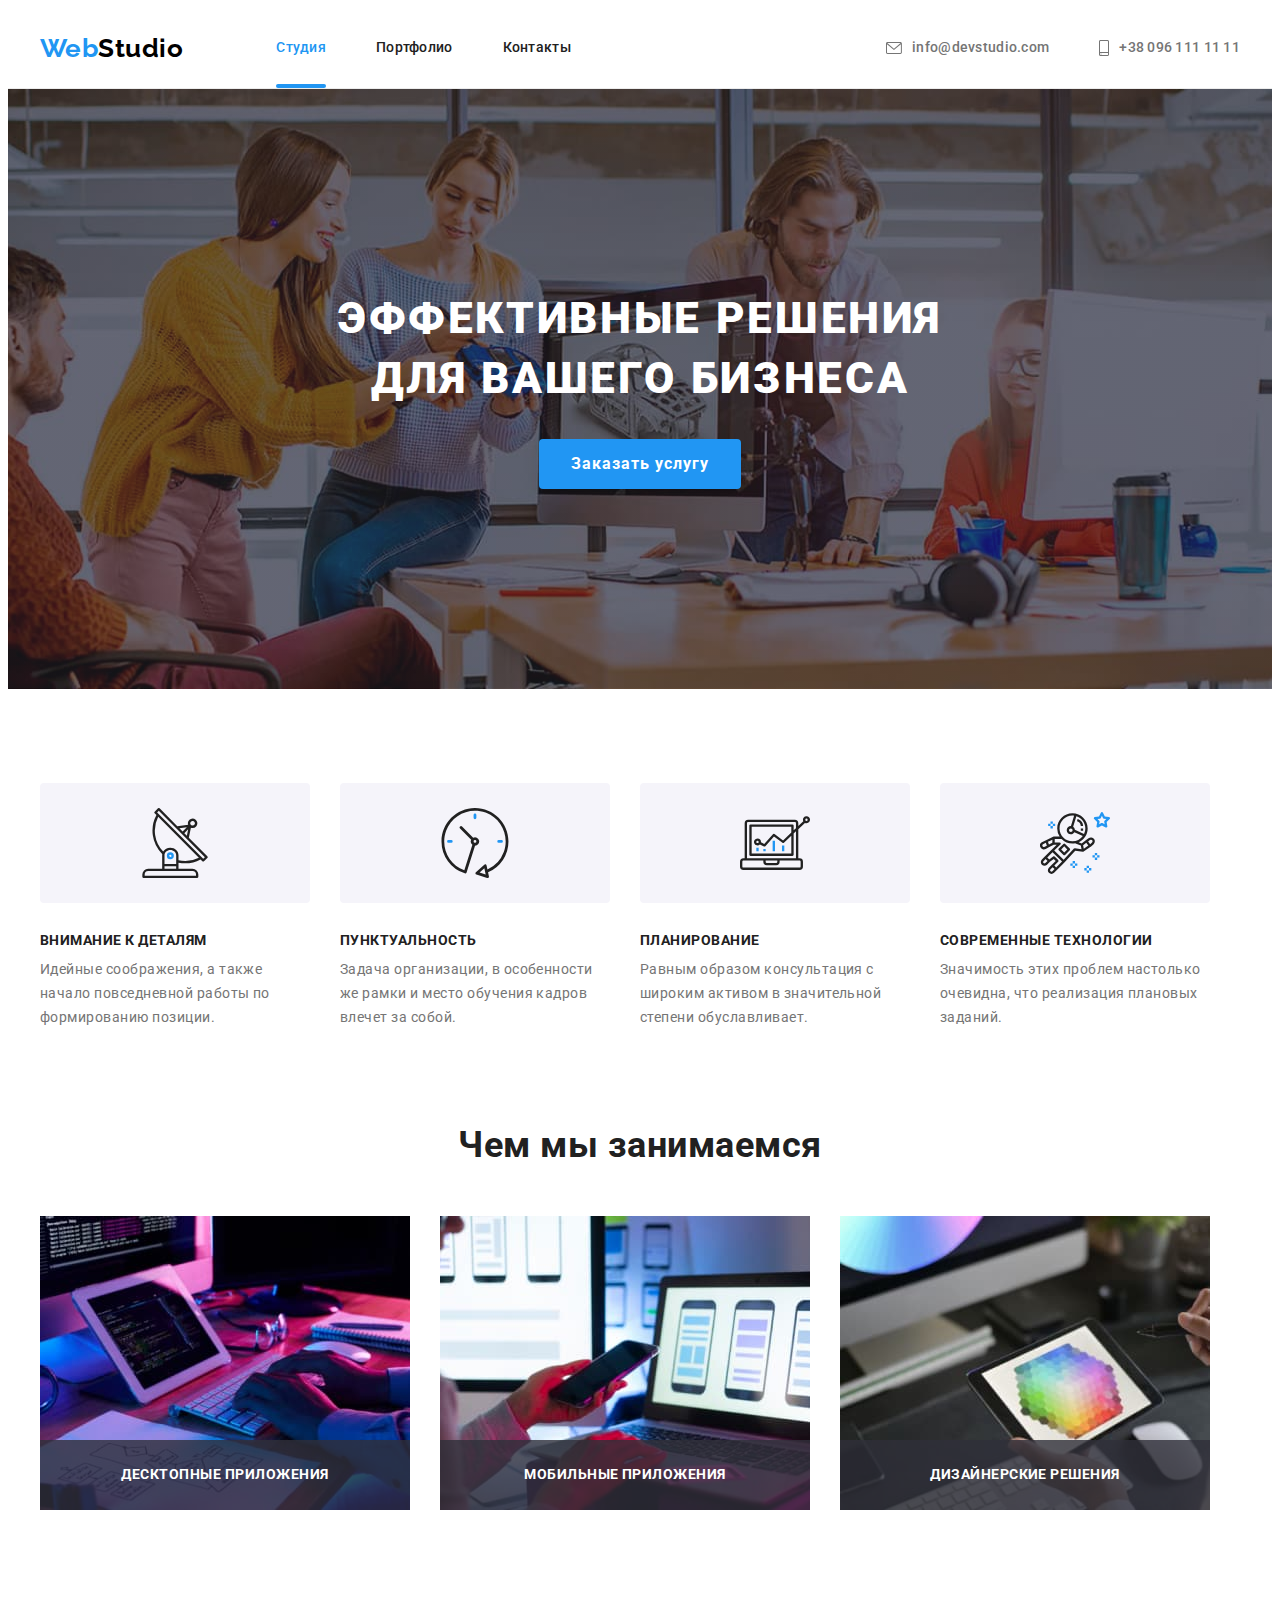
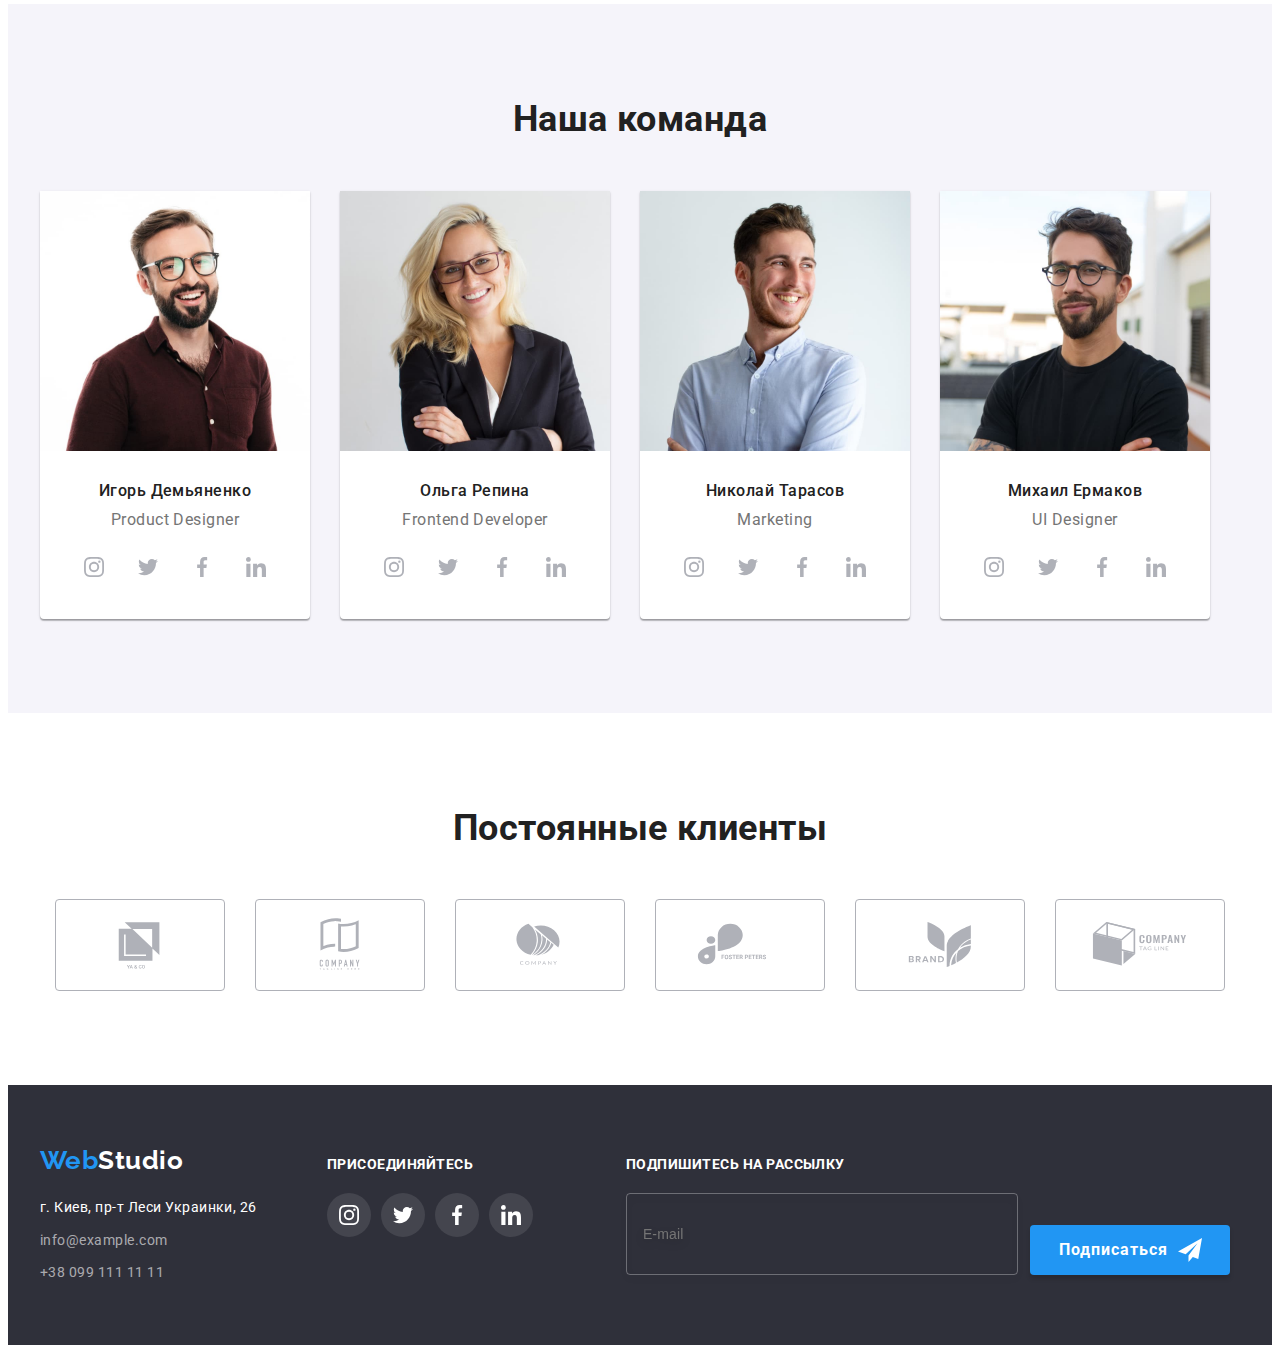
<file: index.html>
<!DOCTYPE html>
<html lang="ru">
<head>
    <meta charset="UTF-8">
    <meta http-equiv="X-UA-Compatible" content="IE=edge">
    <meta name="viewport" content="width=device-width, initial-scale=1.0">
    <title>Studio</title>
    <link rel="preconnect" href="https://fonts.googleapis.com">
    <link rel="preconnect" href="https://fonts.gstatic.com" crossorigin>
    <link href="https://fonts.googleapis.com/css2?family=Raleway:wght@700&family=Roboto:wght@400;500;700;900&display=swap" rel="stylesheet">

    <link rel="stylesheet" href="https://cdnjs.cloudflare.com/ajax/libs/modern-normalize/1.1.0/modern-normalize.min.css"
        integrity="sha512-wpPYUAdjBVSE4KJnH1VR1HeZfpl1ub8YT/NKx4PuQ5NmX2tKuGu6U/JRp5y+Y8XG2tV+wKQpNHVUX03MfMFn9Q=="
        crossorigin="anonymous" referrerpolicy="no-referrer" />

    <link rel="stylesheet" href="./css/styles.css">
</head>
<body class="page">
       
    <!-- header -->
    <header class="page-header">
        <div class="container header-content">
            <nav class="main-nav">
                <!-- Logo -->
                <a class="logo" href="./index.html">Web<span class=" accent top">Studio</span></a>
                <!-- Nav -->
                <ul class="site-nav list">
                    <li class="item">
                        <div class="nav-thumb">
                            <a class="link current" href="./index.html">Студия</a>
                        </div>
                    </li>
                    <li class="item">
                        <div class="nav-thumb">
                            <a class="link " href="./portfolio.html">Портфолио</a>
                        </div>
                    </li>
                    <li class="item">
                        <div class="nav-thumb">
                            <a class="link" href="">Контакты</a>
                        </div>
                    </li>
                </ul>
            </nav>
            
            <!-- Contacts -->
            <ul class="contacts list">
                <li class="item">
                    <a class="link" href="mailto:info@devstudio.com">
                        <svg  class="contacts-icon" width="16" height="12">
                            <use href="./images/icons/sprite.svg#icon-envelope"></use>
                        </svg>
                        info@devstudio.com
                    </a>
                </li>
                <li class="item">
                    <a class="link" href="tel:+380961111111">
                        <svg class="contacts-icon" width="10" height="16">
                            <use href="./images/icons/sprite.svg#icon-smartphone"></use>
                        </svg>
                        +38 096 111 11 11

                    </a>
                </li>
            </ul>
        </div>
    </header>
    <!-- main studio -->
    <main>
        <!-- Hero -->
        <section class="hero">

                <div class="centered">
                    <h1 class="title">Эффективные решения для вашего бизнеса</h1>
                    <button class="button primary" type="button" data-modal-open>Заказать услугу</button>
                    <div class="backdrop is-hidden" data-modal>
                        <div class="modal">
                            <button class="modal-button " data-modal-close>
                                <svg class="modal-icon" width="18" height="18">
                                    <use href="./images/icons/sprite.svg#icon-close-black"></use>
                                </svg>
                            </button>
                            <form class="form">
                                <b class="form-title">Оставьте свои данные, мы вам перезвоним</b>
                                <div class="form-field">
                                    <label class="form-label" for="user-name">Имя</label>
                                    <div class="input-wrapper">
                                        <input class="form-input" type="text" name="user-name" id="user-name">
                                        <svg class="form-icon" width="18" height="18">
                                            <use href="./images/icons/sprite.svg#icon-person-black"></use>
                                        </svg>
                                    </div>
                                </div>
                                <div class="form-field">
                                    <label class="form-label" for="user-phone">Телефон</label>
                                    <div class="input-wrapper">
                                        <input class="form-input" type="tel" name="user-phone" id="user-phone">
                                        <svg class="form-icon" width="18" height="18">
                                            <use href="./images/icons/sprite.svg#icon-phone-black"></use>
                                        </svg>
                                    </div>
                                </div>
                                <div class="form-field">
                                    <label class="form-label" for="user-mail">Почта</label>
                                    <div class="input-wrapper">
                                        <input class="form-input" type="email" name="user-mail" id="user-mail">
                                        <svg class="form-icon" width="18" height="18">
                                            <use href="./images/icons/sprite.svg#icon-email-black"></use>
                                        </svg>
                                    </div>
                                </div>
                                <div class="form-field area">
                                    <label class="form-label" for="user-comment">Коментарий</label>
                                    <textarea class="form-area" name="comment" id="user-comment" rows="5" placeholder="Введите текст"></textarea>
                                </div>
                                <div class="form-field checkbox">
                                    <label class="form-label">
                                        <input class="checkbox-input" type="checkbox" name="policy">
                                        <svg class="checkbox-icon" width="16" height="15">
                                            <use href="./images/icons/sprite.svg#icon-icon-check-1"></use>
                                        </svg>
                                        Соглашаюсь с рассылкой и принимаю <a class="link" href="">Условия
                                        договора</a>
                                    </label>
                                </div>
                                <button type="submit" class="button form-button">Отправить</button>
                            </form>
                        </div>
                    </div>
                </div>

        </section>
        <!-- Benefits list -->
        <section class="section"> 
            <div class="container">
                <h2 class="section-title visually-hidden">Наши качества</h2>
                <ul class="benefits-list list">
                    <li class="item">
                        <div class="benefits-tablet">
                            <svg class="benefits-icon" width="70" height="70">
                                <use href="./images/icons/sprite.svg#icon-antenna-1"></use>
                            </svg>
                        </div>
                        <h3 class="title">Внимание к деталям</h3>
                        <p class="text">Идейные соображения, а также начало повседневной работы по формированию позиции.</p>
                    </li>
                    <li class="item">
                        <div class="benefits-tablet">
                            <svg class="benefits-icon" width="70" height="70">
                                <use href="./images/icons/sprite.svg#icon-clock-1"></use>
                            </svg>
                        </div>
                        <h3 class="title">Пунктуальность</h3>
                        <p class="text">Задача организации, в особенности же рамки и место обучения кадров влечет за собой.</p>
                    </li>
                    <li class="item">
                        <div class="benefits-tablet">
                            <svg class="benefits-icon" width="70" height="70">
                                <use href="./images/icons/sprite.svg#icon-diagram-1"></use>
                            </svg>
                        </div>
                        <h3 class="title">Планирование</h3>
                        <p class="text">Равным образом консультация с широким активом в значительной степени обуславливает.</p>
                    </li>
                    <li class="item">
                        <div class="benefits-tablet">
                            <svg class="benefits-icon" width="70" height="70">
                                <use href="./images/icons/sprite.svg#icon-astronaut-1"></use>
                            </svg>
                        </div>
                        <h3 class="title">Современные технологии</h3>
                        <p class="text">Значимость этих проблем настолько очевидна, что реализация плановых заданий.</p>
                    </li>
                </ul>
            </div>
        </section>
        <!-- work list -->
        <section class="section">
            <div class="container">
                <h2 class="section-title">Чем мы занимаемся</h2>
                
                <ul class="work-list list">
                    <li class="item">
                        <div class="work-thumb">
                            <img src="./images/our_work/our_work_1.jpg" alt="Планшет и клавиатура" width="370">
                            <h3 class="work-title">Десктопные приложения</h3>
                        </div>
                    </li>
                    <li class="item">
                        <div class="work-thumb">
                            <img src="./images/our_work/our_work_2.jpg" alt="Ноутбук и телефон" width="370">
                            <h3 class="work-title">Мобильные приложения</h3>
                        </div>
                    </li>
                    <li class="item">
                        <div class="work-thumb">
                            <img src="./images/our_work/our_work_3.jpg" alt="Цветная панель" width="370">
                            <h3 class="work-title">Дизайнерские решения</h3>
                        </div>
                    </li>
                </ul>
            </div>
        </section>
        <!-- workers list -->
        <section class="section secondary">
            <div class="container">
                <h2 class="section-title">Наша команда</h2>
                <ul class="workers-list list">
                    <li class="item">
                        <img  class="image" src="./images/our_team/first_worker.jpg " alt="работник Игорь Демьяненко" width="270">
                        <div class="description-workers">
                            <h3 class="title">Игорь Демьяненко</h3>
                            <p class="text">Product Designer</p>
                            <ul class="networks-list">
                                <li class="networks-item">
                                    <a class="networks-link primary" href="">
                                        <svg class="networks-icon" width="20px" height="20px">
                                            <use href="./images/icons/sprite.svg#icon-instagram-2"></use>
                                        </svg>
                                    </a>
                                </li>
                                <li class="networks-item">
                                    <a class="networks-link primary" href="">
                                        <svg class="networks-icon" width="20px" height="20px">
                                            <use href="./images/icons/sprite.svg#icon-twitter-1"></use>
                                        </svg>
                                    </a>
                                </li>
                                <li class="networks-item">
                                    <a class="networks-link primary" href="">
                                        <svg class="networks-icon" width="20px" height="20px">
                                            <use href="./images/icons/sprite.svg#icon-facebook-1"></use>
                                        </svg>
                                    </a>
                                </li>
                                <li class="networks-item">
                                    <a class="networks-link primary" href="">
                                        <svg class="networks-icon" width="20px" height="20px">
                                            <use href="./images/icons/sprite.svg#icon-linkedin-1"></use>
                                        </svg>
                                    </a>
                                </li>
                            </ul>
                        </div>
                    </li>
                    <li class="item">
                        <img  class="image" src="./images/our_team/second_worker.jpg" alt="работник Ольга Репина" width="270">
                        <div class="description-workers">
                            <h3 class="title">Ольга Репина</h3>
                            <p class="text">Frontend Developer</p>
                            <ul class="networks-list">
                                <li class="networks-item">
                                    <a class="networks-link primary" href="">
                                        <svg class="networks-icon" width="20px" height="20px">
                                            <use href="./images/icons/sprite.svg#icon-instagram-2"></use>
                                        </svg>
                                    </a>
                                </li>
                                <li class="networks-item">
                                    <a class="networks-link primary" href="">
                                        <svg class="networks-icon" width="20px" height="20px">
                                            <use href="./images/icons/sprite.svg#icon-twitter-1"></use>
                                        </svg>
                                    </a>
                                </li>
                                <li class="networks-item">
                                    <a class="networks-link primary" href="">
                                        <svg class="networks-icon" width="20px" height="20px">
                                            <use href="./images/icons/sprite.svg#icon-facebook-1"></use>
                                        </svg>
                                    </a>
                                </li>
                                <li class="networks-item">
                                    <a class="networks-link primary" href="">
                                        <svg class="networks-icon" width="20px" height="20px">
                                            <use href="./images/icons/sprite.svg#icon-linkedin-1"></use>
                                        </svg>
                                    </a>
                                </li>
                            </ul>
                        </div>
                    </li>
                    <li class="item">
                        <img  class="image" src="./images/our_team/third_worker.jpg" alt="работник Николай Тарасов" width="270">
                        <div class="description-workers">
                            <h3 class="title">Николай Тарасов</h3>
                            <p class="text">Marketing</p>
                            <ul class="networks-list">
                                <li class="networks-item">
                                    <a class="networks-link primary" href="">
                                        <svg class="networks-icon" width="20px" height="20px">
                                            <use href="./images/icons/sprite.svg#icon-instagram-2"></use>
                                        </svg>
                                    </a>
                                </li>
                                <li class="networks-item">
                                    <a class="networks-link primary" href="">
                                        <svg class="networks-icon" width="20px" height="20px">
                                            <use href="./images/icons/sprite.svg#icon-twitter-1"></use>
                                        </svg>
                                    </a>
                                </li>
                                <li class="networks-item">
                                    <a class="networks-link primary" href="">
                                        <svg class="networks-icon" width="20px" height="20px">
                                            <use href="./images/icons/sprite.svg#icon-facebook-1"></use>
                                        </svg>
                                    </a>
                                </li>
                                <li class="networks-item">
                                    <a class="networks-link primary" href="">
                                        <svg class="networks-icon" width="20px" height="20px">
                                            <use href="./images/icons/sprite.svg#icon-linkedin-1"></use>
                                        </svg>
                                    </a>
                                </li>
                            </ul>
                        </div>
                    </li>
                    <li class="item">
                        <img  class="image" src="./images/our_team/fourth_worker.jpg" alt="работник Михаил Ермаков" width="270">
                        <div class="description-workers">
                            <h3 class="title">Михаил Ермаков</h3>
                            <p class="text">UI Designer</p>
                            <ul class="networks-list">
                                <li class="networks-item">
                                    <a class="networks-link primary" href="">
                                        <svg class="networks-icon" width="20px" height="20px">
                                            <use href="./images/icons/sprite.svg#icon-instagram-2"></use>
                                        </svg>
                                    </a>
                                </li>
                                <li class="networks-item">
                                    <a class="networks-link primary" href="">
                                        <svg class="networks-icon" width="20px" height="20px">
                                            <use href="./images/icons/sprite.svg#icon-twitter-1"></use>
                                        </svg>
                                    </a>
                                </li>
                                <li class="networks-item">
                                    <a class="networks-link primary" href="">
                                        <svg class="networks-icon" width="20px" height="20px">
                                            <use href="./images/icons/sprite.svg#icon-facebook-1"></use>
                                        </svg>
                                    </a>
                                </li>
                                <li class="networks-item">
                                    <a class="networks-link primary" href="">
                                        <svg class="networks-icon" width="20px" height="20px">
                                            <use href="./images/icons/sprite.svg#icon-linkedin-1"></use>
                                        </svg>
                                    </a>
                                </li>
                            </ul>
                        </div>
                    </li>
                </ul>
            </div>
        </section>
        <!-- clients list -->
        <section class="section">
            <div class="container">
                <h2 class="section-title">Постоянные клиенты</h2>
                <ul class="clients-list">
                    <li class="clients-item">
                        <a class="clients-link" href="">
                            <svg class="cliens-icon" width="106" height="60">
                                <use href="./images/icons/sprite.svg#icon-ua-and-co"></use>
                            </svg>
                        </a>
                    </li>
                    <li class="clients-item">
                        <a class="clients-link" href="">
                            <svg class="cliens-icon" width="106" height="60">
                                <use href="./images/icons/sprite.svg#icon-company-tagline-here"></use>
                            </svg>
                        </a>
                    </li>
                    <li class="clients-item">
                        <a class="clients-link" href="">
                            <svg class="cliens-icon" width="106" height="60">
                                <use href="./images/icons/sprite.svg#icon-company"></use>
                            </svg>
                        </a>
                    </li>
                    <li class="clients-item">
                        <a class="clients-link" href="">
                            <svg class="cliens-icon" width="106" height="60">
                                <use href="./images/icons/sprite.svg#icon-foster-peters"></use>
                            </svg>
                        </a>
                    </li>
                    <li class="clients-item">
                        <a class="clients-link" href="">
                            <svg class="cliens-icon" width="106" height="60">
                                <use href="./images/icons/sprite.svg#icon-brand"></use>
                            </svg>
                        </a>
                    </li>
                    <li class="clients-item">
                        <a class="clients-link" href="">
                            <svg class="cliens-icon" width="106" height="60">
                                <use href="./images/icons/sprite.svg#icon-company-tag-line"></use>
                            </svg>
                        </a>
                    </li>
                </ul>
            </div>
        </section>
    </main>
    <!-- footer -->
    <footer class="page-footer">
            <div class="container footer-content">
                <!-- Contact us -->
                <div class="footer-contacts">
                    <a class="logo" href="./index.html">Web<span class="accent bottom">Studio</span></a>
                    
                    <address class="contacts-bottom">
                    
                        <ul class="list">
                            <li class="item"><a class="geo-link"
                                    href="https://www.google.com/maps/d/u/0/viewer?msa=0&mid=10uSM3H-mIU3GznYo2szRIEphczw&ll=50.42732700000001%2C30.538092&z=17"
                                    target="_blank" rel="noreferrer noopener">г.
                                    Киев, пр-т Леси Украинки, 26</a></li>
                            <li class="item"><a class="link" href="mailto:info@example.com">info@example.com</a></li>
                            <li class="item"><a class="link" href="tel:+380991111111">+38 099 111 11 11</a></li>
                        </ul>
                    </address>
                </div>
                <!-- Network -->
                <div class="footer-network">
                    <p class="text">присоединяйтесь</p>
                    <ul class="networks-list">
                        <li class="networks-item">
                            <a class="networks-link secondary" href="">
                                <svg class="networks-icon" width="20px" height="20px">
                                    <use href="./images/icons/sprite.svg#icon-instagram-2"></use>
                                </svg>
                            </a>
                        </li>
                        <li class="networks-item">
                            <a class="networks-link secondary" href="">
                                <svg class="networks-icon" width="20px" height="20px">
                                    <use href="./images/icons/sprite.svg#icon-twitter-1"></use>
                                </svg>
                            </a>
                        </li>
                        <li class="networks-item">
                            <a class="networks-link secondary" href="">
                                <svg class="networks-icon" width="20px" height="20px">
                                    <use href="./images/icons/sprite.svg#icon-facebook-1"></use>
                                </svg>
                            </a>
                        </li>
                        <li class="networks-item">
                            <a class="networks-link secondary" href="">
                                <svg class="networks-icon" width="20px" height="20px">
                                    <use href="./images/icons/sprite.svg#icon-linkedin-1"></use>
                                </svg>
                            </a>
                        </li>
                    </ul>
                </div>
                <!-- Subcription -->
                <div class="footer-sub">
                    <form class="sub-form">
                        <div class="sub-wrapper">
                            <b class="text">Подпишитесь на рассылку</b>
                            <div>
                                <input class="sub-input" type="email" name="sub-email" id="sub-email" placeholder="E-mail">
                            </div>
                        </div>
                        <div class="button-wrapper">
                            <button class="button" type="submit">Подписаться</button>
                            <svg class="sub-icon" width="24" height="24">
                                <use href="./images/icons/sprite.svg#icon-icon-send-1"></use>
                            </svg>
                        </div>
                    </form>
                </div>
            </div>
    </footer>
    <script src="./js/modal.js"></script>
</body>
</html>
</file>
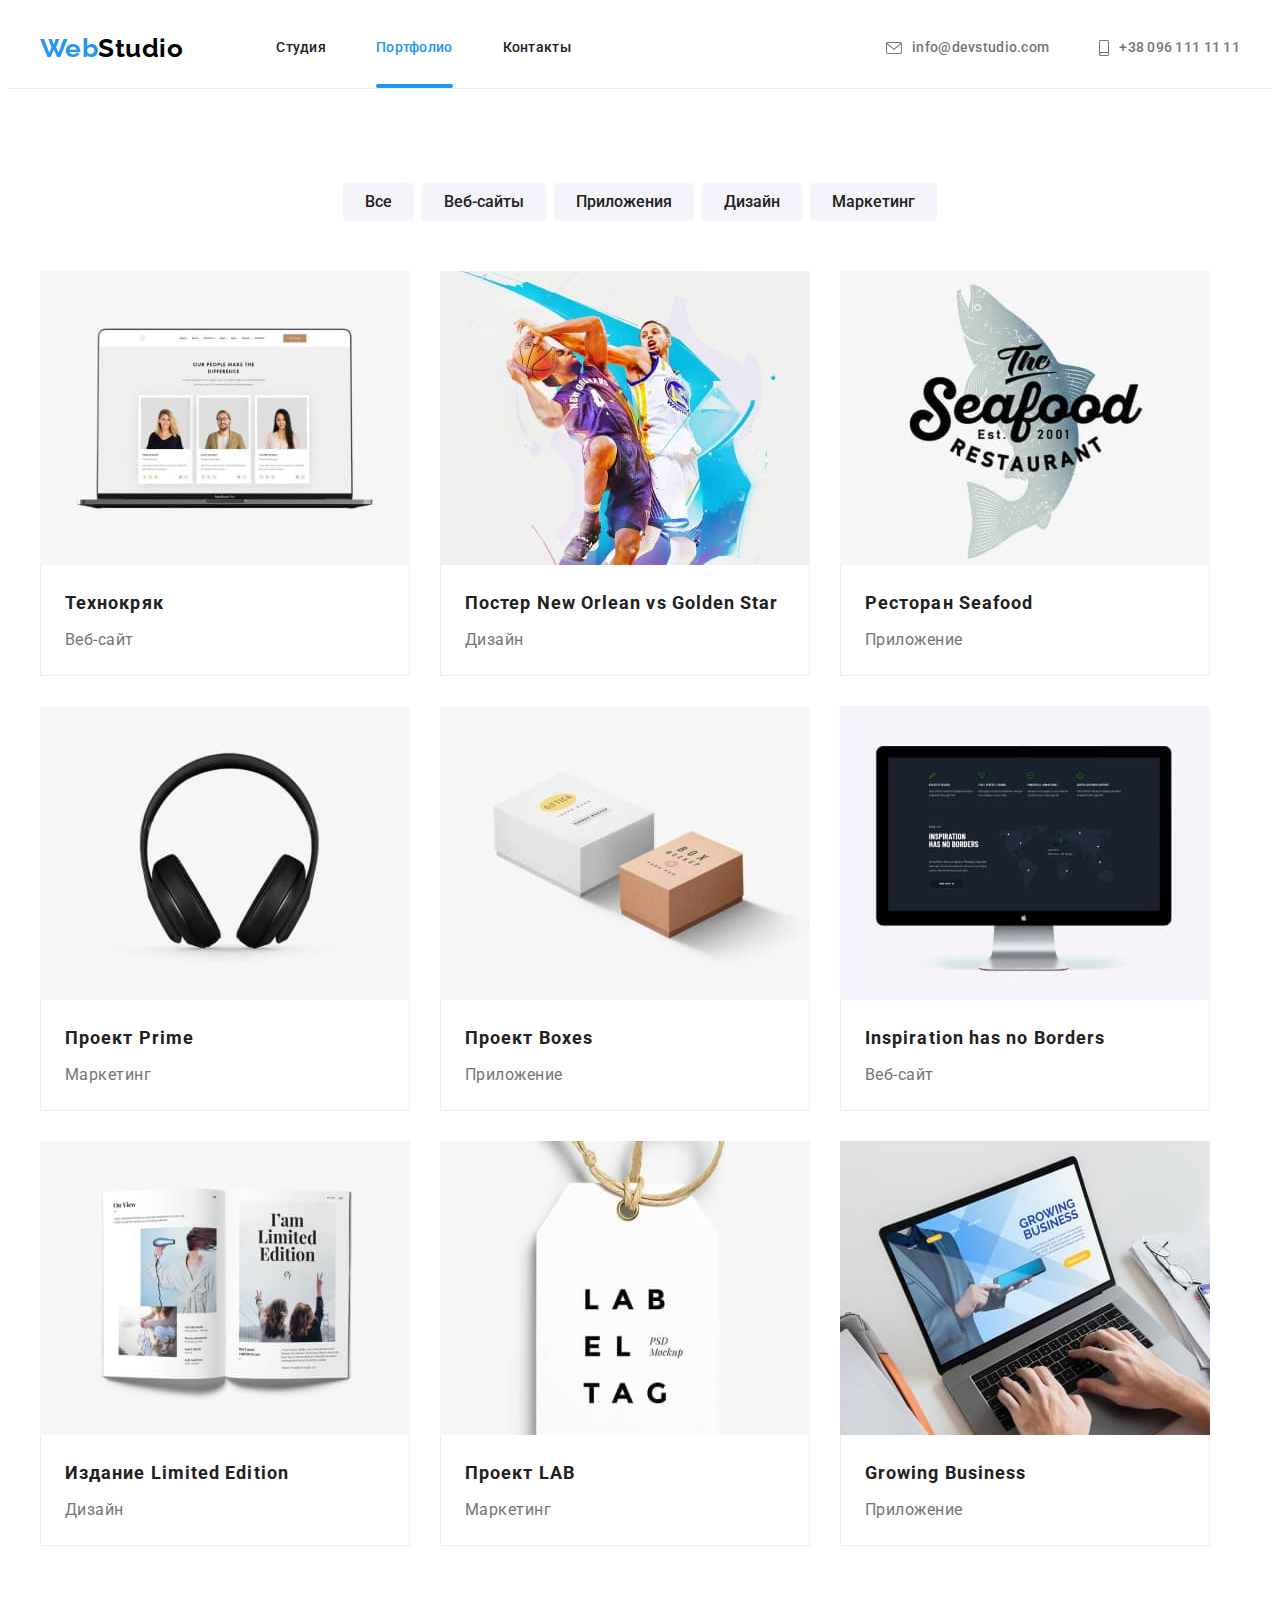
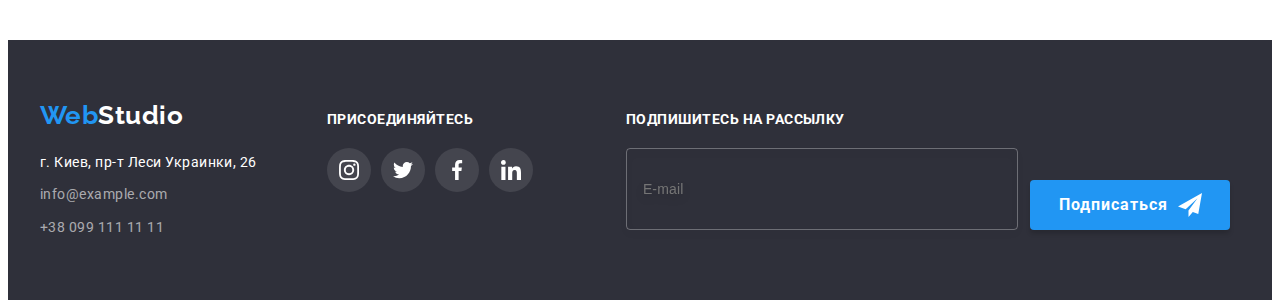
<file: portfolio.html>
<!DOCTYPE html>
<html lang="ru">

<head>
    <meta charset="UTF-8">
    <meta http-equiv="X-UA-Compatible" content="IE=edge">
    <meta name="viewport" content="width=device-width, initial-scale=1.0">
    <title>Studio</title>
    
    <link rel="preconnect" href="https://fonts.googleapis.com">
    <link rel="preconnect" href="https://fonts.gstatic.com" crossorigin>
    <link
        href="https://fonts.googleapis.com/css2?family=Raleway:wght@700&family=Roboto:wght@400;500;700;900&display=swap"
        rel="stylesheet">

    <link rel="stylesheet" href="https://cdnjs.cloudflare.com/ajax/libs/modern-normalize/1.1.0/modern-normalize.min.css"
        integrity="sha512-wpPYUAdjBVSE4KJnH1VR1HeZfpl1ub8YT/NKx4PuQ5NmX2tKuGu6U/JRp5y+Y8XG2tV+wKQpNHVUX03MfMFn9Q=="
        crossorigin="anonymous" referrerpolicy="no-referrer" />

    <link rel="stylesheet" href="./css/styles.css">
</head>

<body class="page">
    
        <!-- header -->
        <header class="page-header">
            <div class="container header-content">
                <nav class="main-nav">
                    <!-- Logo -->
                    <a class="logo" href="./index.html">Web<span class=" accent top">Studio</span></a>
                    <!-- Nav -->
                    <ul class="site-nav list">
                        <li class="item nav-thumb">
                            <a class="link " href="./index.html">Студия</a>
                        </li>
                        <li class="item nav-thumb">
                            <a class="link current" href="./portfolio.html">Портфолио</a> 
                        </li>
                        <li class="item nav-thumb">
                            <a class="link" href="">Контакты</a>
                        </li>
                    </ul>
                </nav>
        
                <!-- Contacts -->
                <ul class="contacts list">
                    <li class="item">
                        <a class="link" href="mailto:info@devstudio.com">
                            <svg class="contacts-icon" width="16" height="12">
                                <use href="./images/icons/sprite.svg#icon-envelope"></use>
                            </svg>
                            info@devstudio.com
                        </a>
                    </li>
                    <li class="item">
                        <a class="link" href="tel:+380961111111">
                            <svg class="contacts-icon" width="10" height="16">
                                <use href="./images/icons/sprite.svg#icon-smartphone"></use>
                            </svg>
                            +38 096 111 11 11
        
                        </a>
                    </li>
                </ul>
            </div>
        </header>

    <!-- main portfolio-->
    <main class="page-portfolio">

        <section class="section">
            <div class="container">
                <h1 class="section-title visually-hidden">Portfolio</h1>
                
                <!-- filter portfolio -->
                <ul class="filter list">
                    <li class="item"><button class="button active" type="button">Все</button></li>
                    <li class="item"><button class="button" type="button">Веб-сайты</button></li>
                    <li class="item"><button class="button" type="button">Приложения</button></li>
                    <li class="item"><button class="button" type="button">Дизайн</button></li>
                    <li class="item"><button class="button" type="button">Маркетинг</button></li>
                </ul>
                
                <!-- list works -->
                <ul class="works-list list">
                    <li class="item">
                        <a class="link works-link" href="">
                            <div class="works-examples">
                                <img class="image" src="./images/my-works/texnocrack.jpg" alt="Ноутбук с анкетами" width="370px">
                                <div class="examples-overlay">
                                    <p class="example-text">Ресурс предлагает комплексные предложения с разным уровнем функционала и сервисов. Все это позволит посетителю
                                        получить
                                        исчерпывающие сведения о компании или частном лице.
                                    </p>
                                </div>
                            </div>
                            <div class="works-border">
                                <h2 class="title">Технокряк</h2>
                                <p class="description">Веб-сайт</p>
                            </div>
                        </a>
                    </li>
                    <li class="item">
                        <a class="link works-link" href="">
                            <div class="works-examples">
                                <img class="image" src="./images/my-works/neworlean-goldenstar.jpg" alt="Два баскетболиста" width="370px">
                                <div class="examples-overlay">
                                    <p class="example-text">Ресурс предлагает комплексные предложения с разным уровнем функционала и сервисов. Все
                                        это позволит посетителю
                                        получить
                                        исчерпывающие сведения о компании или частном лице.
                                    </p>
                                </div>
                            </div>
                            <div class="works-border">
                                <h2 class="title">Постер New Orlean vs Golden Star</h2>
                                <p class="description">Дизайн</p>
                            </div>
                        </a>
                    </li>
                    <li class="item">
                        <a class="link works-link" href="">
                            
                            <div class="works-examples">
                                <img class="image" src="./images/my-works/restouran-goldenfood.jpg" alt="Логотип Seafood" width="370px">
                                <div class="examples-overlay">
                                    <p class="example-text">Ресурс предлагает комплексные предложения с разным уровнем функционала и сервисов. Все
                                        это позволит посетителю
                                        получить
                                        исчерпывающие сведения о компании или частном лице.
                                    </p>
                                </div>
                            </div>
                            <div class="works-border">
                                <h2 class="title">Ресторан Seafood</h2>
                                <p class="description">Приложение</p>
                            </div>
                        </a>
                    </li>
                    <li class="item">
                        <a class="link works-link" href="">
                            
                            <div class="works-examples">
                                <img class="image" src="./images/my-works/project-prime.jpg" alt="Черные наушники" width="370px">
                                <div class="examples-overlay">
                                    <p class="example-text">Ресурс предлагает комплексные предложения с разным уровнем функционала и сервисов. Все
                                        это позволит посетителю
                                        получить
                                        исчерпывающие сведения о компании или частном лице.
                                    </p>
                                </div>
                            </div>
                            <div class="works-border">
                                <h2 class="title">Проект Prime</h2>
                                <p class="description">Маркетинг</p>
                            </div>
                        </a>
                    </li>
                    <li class="item">
                        <a class="link works-link" href="">
                            
                            <div class="works-examples">
                                <img class="image" src="./images/my-works/project-boxes.jpg" alt=" Белая и карасная коробки" width="370px">
                                <div class="examples-overlay">
                                    <p class="example-text">Ресурс предлагает комплексные предложения с разным уровнем функционала и сервисов. Все
                                        это позволит посетителю
                                        получить
                                        исчерпывающие сведения о компании или частном лице.
                                    </p>
                                </div>
                            </div>
                            <div class="works-border">
                                <h2 class="title">Проект Boxes</h2>
                                <p class="description">Приложение</p>
                            </div>
                        </a>
                    </li>
                    <li class="item">
                        <a class="link works-link" href="">
                            
                            <div class="works-examples">
                                <img class="image" src="./images/my-works/inspiration-hasno-Borders.jpg" alt="Монитор с картой" width="370px">
                                <div class="examples-overlay">
                                    <p class="example-text">Ресурс предлагает комплексные предложения с разным уровнем функционала и сервисов. Все
                                        это позволит посетителю
                                        получить
                                        исчерпывающие сведения о компании или частном лице.
                                    </p>
                                </div>
                            </div>
                            <div class="works-border">
                                <h2 class="title">Inspiration has no Borders</h2>
                                <p class="description">Веб-сайт</p>
                            </div>
                        </a>
                    </li>
                    <li class="item">
                        <a class="link works-link" href="">
                            
                            <div class="works-examples">
                                <img class="image" src="./images/my-works/limited-edition.jpg" alt="Книга Limited Edition" width="370px">
                                <div class="examples-overlay">
                                    <p class="example-text">Ресурс предлагает комплексные предложения с разным уровнем функционала и сервисов. Все
                                        это позволит посетителю
                                        получить
                                        исчерпывающие сведения о компании или частном лице.
                                    </p>
                                </div>
                            </div>
                            <div class="works-border">
                                <h2 class="title">Издание Limited Edition</h2>
                                <p class="description">Дизайн</p>
                            </div>
                        </a>
                    </li>
                    <li class="item">
                        <a class="link works-link" href="">
                            
                            <div class="works-examples">
                                <img class="image" src="./images/my-works/project-lab.jpg" alt="Листочек LAB EL TAG" width="370px">
                                <div class="examples-overlay">
                                    <p class="example-text">Ресурс предлагает комплексные предложения с разным уровнем функционала и сервисов. Все
                                        это позволит посетителю
                                        получить
                                        исчерпывающие сведения о компании или частном лице.
                                    </p>
                                </div>
                            </div>
                            <div class="works-border">
                                <h2 class="title">Проект LAB</h2>
                                <p class="description">Маркетинг</p>
                            </div>
                        </a>
                    </li>
                    <li class="item">
                        <a class="link works-link" href="">
                            
                            <div class="works-examples">
                                <img class="image" src="./images/my-works/growing-business.jpg" alt="Человек сидит за ноутбуком" width="370px">
                                <div class="examples-overlay">
                                    <p class="example-text">Ресурс предлагает комплексные предложения с разным уровнем функционала и сервисов. Все
                                        это позволит посетителю
                                        получить
                                        исчерпывающие сведения о компании или частном лице.
                                    </p>
                                </div>
                            </div>
                            <div class="works-border">
                                <h2 class="title">Growing Business</h2>
                                <p class="description">Приложение</p>
                            </div>
                        </a>
                    </li>
                </ul>
            </div>
        </section>
    </main>

    <!-- footer -->
    <footer class="page-footer">
        <div class="container footer-content">
            <!-- Contact us -->
            <div class="footer-contacts">
                <a class="logo" href="./index.html">Web<span class="accent bottom">Studio</span></a>
    
                <address class="contacts-bottom">
    
                    <ul class="list">
                        <li class="item"><a class="geo-link"
                                href="https://www.google.com/maps/d/u/0/viewer?msa=0&mid=10uSM3H-mIU3GznYo2szRIEphczw&ll=50.42732700000001%2C30.538092&z=17"
                                target="_blank" rel="noreferrer noopener">г.
                                Киев, пр-т Леси Украинки, 26</a></li>
                        <li class="item"><a class="link" href="mailto:info@example.com">info@example.com</a></li>
                        <li class="item"><a class="link" href="tel:+380991111111">+38 099 111 11 11</a></li>
                    </ul>
                </address>
            </div>
            <!-- Network -->
            <div class="footer-network">
                <p class="text">присоединяйтесь</p>
                <ul class="networks-list">
                    <li class="networks-item">
                        <a class="networks-link secondary" href="">
                            <svg class="networks-icon" width="20px" height="20px">
                                <use href="./images/icons/sprite.svg#icon-instagram-2"></use>
                            </svg>
                        </a>
                    </li>
                    <li class="networks-item">
                        <a class="networks-link secondary" href="">
                            <svg class="networks-icon" width="20px" height="20px">
                                <use href="./images/icons/sprite.svg#icon-twitter-1"></use>
                            </svg>
                        </a>
                    </li>
                    <li class="networks-item">
                        <a class="networks-link secondary" href="">
                            <svg class="networks-icon" width="20px" height="20px">
                                <use href="./images/icons/sprite.svg#icon-facebook-1"></use>
                            </svg>
                        </a>
                    </li>
                    <li class="networks-item">
                        <a class="networks-link secondary" href="">
                            <svg class="networks-icon" width="20px" height="20px">
                                <use href="./images/icons/sprite.svg#icon-linkedin-1"></use>
                            </svg>
                        </a>
                    </li>
                </ul>
            </div>
            <!-- Subcription -->
            <div class="footer-sub">
                <form class="sub-form">
                    <div class="sub-wrapper">
                        <b class="text">Подпишитесь на рассылку</b>
                        <div>
                            <label for="sub-email"></label>
                            <input class="sub-input" type="email" name="sub-email" id="sub-email" placeholder="E-mail">
                        </div>
                    </div>
                    <div class="button-wrapper">
                        <button class="button" type="submit">Подписаться</button>
                        <svg class="sub-icon" width="24" height="24">
                            <use href="./images/icons/sprite.svg#icon-icon-send-1"></use>
                        </svg>
                    </div>
                </form>
            </div>
        </div>
    </footer>

</body>
</html>
</file>
<file: css/styles.css>
:root {
  --primary-white-color: #ffffff;
  --accent-color: #2196f3;
  --primary-text-color: #757575;
  --primary-title-color: #212121;
  --primary-black-color: #000000;
  --primary-filter-color: #f5f4fa;
  --primary-border-color: #ececec;
  --secondary-border-color: #eeeeee;
  --secondary-bg-color: #2f303a;
  --primary-icon-color: #afb1b8;
  --secondary-icon-color: rgba(255, 255, 255, 0.1);
  --primary--border-icon: #afb1b8;
  --primary-border-form: #212121;
  --primary-placeholder-color: rgba(117, 117, 117, 0.5);
}
body {
  background-color: var(--primary-white-color);
  font-family: "Roboto", sans-serif;
  color: var(--primary-text-color);
  letter-spacing: 0.03em;
}
ul {
  list-style: none;
  padding-left: 0px;
}
h1,
h2,
h3,
h4,
h5,
h6,
p,
ul {
  margin-top: 0px;
  margin-bottom: 0px;
}
img {
  display: block;
}
a {
  color: inherit;
}
.list {
  margin: 0;
  padding: 0;
  list-style: none;
}
.container {
  width: 1200px;
  margin-left: auto;
  margin-right: auto;
  padding-left: 15px;
  padding-right: 15px;
}
.visually-hidden {
  position: absolute;
  white-space: nowrap;
  width: 1px;
  height: 1px;
  overflow: hidden;
  border: 0;
  padding: 0;
  clip: rect(0 0 0 0);
  clip-path: inset(50%);
  margin: -1px;
}
/* button */
.button {
  background-color: var(--accent-color);
  color: var(--primary-white-color);
  font-family: inherit;
  padding-top: 10px;
  padding-bottom: 10px;
  border: 0px;
}
/* page-header */

.page-header {
  border-bottom: 1px solid var(--primary-border-color);
}
.header-content {
  display: flex;
  justify-content: space-between;
}

/* Main Nav */

.main-nav {
  display: flex;
  align-items: center;
}
.main-nav .logo {
  margin-right: 93px;
}
/* Logo */

.logo {
  font-family: Raleway;
  font-weight: 700;
  font-size: 26px;
  line-height: 1.19;
  color: var(--accent-color);
  text-decoration: none;
}

.logo .accent.top {
  color: var(--primary-black-color);

  transition-property: color;
  transition-duration: 250ms;
  transition-timing-function: cubic-bezier(0.4, 0, 0.2, 1);
}
.logo .accent.bottom {
  color: var(--primary-white-color);

  transition-property: color;
  transition-duration: 250ms;
  transition-timing-function: cubic-bezier(0.4, 0, 0.2, 1);
}
.logo .accent:hover,
.logo .accent:focus {
  color: var(--accent-color);
}
/* Nav */
.site-nav {
  display: flex;
}
.site-nav > .item:not(:last-child) {
  margin-right: 50px;
}
.site-nav .link {
  padding-top: 32px;
  padding-bottom: 32px;
  display: block;

  font-weight: 500;
  font-size: 14px;
  line-height: 1.14;
  letter-spacing: 0.02em;
  color: var(--primary-title-color);
  text-decoration: none;

  transition-property: color;
  transition-duration: 250ms;
  transition-timing-function: cubic-bezier(0.4, 0, 0.2, 1);
}
.site-nav .link.current {
  color: var(--accent-color);
}
.site-nav .link:hover,
.site-nav .link:focus {
  color: var(--accent-color);
}
.nav-thumb {
  position: relative;
}
.nav-thumb .link.current::after {
  content: "";
  position: absolute;
  display: inline-block;

  width: 100%;
  height: 4px;
  border-radius: 2px;
  bottom: 0;
  left: 0;

  background-color: var(--accent-color);
}
/* .nav-thumb .link:hover::after,
.nav-thumb .link:focus::after {
  content: "";
  position: absolute;
  display: inline-block;

  width: 100%;
  height: 4px;
  border-radius: 2px;
  bottom: 0;
  left: 0;

  background-color: var(--accent-color);
} */

/* Contacts */
.contacts {
  display: flex;
  align-items: center;
}
.contacts .item {
}
.contacts .item:not(:last-child) {
  margin-right: 50px;
}
.contacts .link {
  display: flex;
  align-items: center;
  font-weight: 500;
  font-style: normal;
  font-size: 14px;
  line-height: 1.14;
  letter-spacing: 0.02em;
  color: inherit;
  text-decoration: none;

  transition-property: color;
  transition-duration: 250ms;
  transition-timing-function: cubic-bezier(0.4, 0, 0.2, 1);
}

.contacts .link:hover,
.contacts .link:focus {
  color: var(--accent-color);
}
.contacts-icon {
  margin-right: 10px;
  fill: currentColor;
}
/* Hero */
.hero {
  margin-left: auto;
  margin-right: auto;
  padding-top: 200px;
  padding-bottom: 200px;

  max-width: 1600px;

  background-color: var(--secondary-bg-color);
  background-repeat: no-repeat;
  background-position: center;
  background-image: linear-gradient(
      to right,
      rgba(47, 48, 58, 0.4),
      rgba(47, 48, 58, 0.4)
    ),
    url(../images/hero/img-1.jpg);
}
.hero .centered {
  text-align: center;
}
.hero .title {
  max-width: 696px;
  margin-left: auto;
  margin-right: auto;
  margin-bottom: 30px;

  font-weight: 900;
  font-size: 44px;
  line-height: 1.36;
  letter-spacing: 0.06em;
  text-transform: uppercase;
  color: var(--primary-white-color);
}
.hero .button {
  display: block;
  margin-left: auto;
  margin-right: auto;

  padding-left: 32px;
  padding-right: 32px;
  padding-top: 10px;
  padding-bottom: 10px;

  border-radius: 4px;
  box-shadow: 0px 4px 4px rgba(0, 0, 0, 0.15);
  border: 0px;

  min-width: 200px;
  font-weight: 700;
  font-size: 16px;
  line-height: 1.87;
  align-items: center;
  letter-spacing: 0.06em;
  cursor: pointer;
}
.backdrop {
  position: fixed;
  display: block;
  top: 0;
  left: 0;
  z-index: 2;

  width: 100%;
  height: 100%;

  background: rgba(0, 0, 0, 0.2);
  opacity: 1;

  transition: opacity 250ms cubic-bezier(0.4, 0, 0.2, 1);
}
.backdrop.is-hidden {
  opacity: 0;
  pointer-events: none;
}
.backdrop.is-hidden .modal {
  transform: translate(-50%, -50%) scale(0.9);
}
.modal {
  position: relative;
  display: block;
  top: 50%;
  left: 50%;

  width: 528px;
  height: 581px;

  background: var(--primary-white-color);
  box-shadow: 0px 1px 3px rgba(0, 0, 0, 0.12), 0px 1px 1px rgba(0, 0, 0, 0.14),
    0px 2px 1px rgba(0, 0, 0, 0.2);
  border-radius: 4px;
  text-align: start;

  transform: translate(-50%, -50%) scale(1);
  transition: transform 250ms cubic-bezier(0.4, 0, 0.2, 1);
}
.modal-button {
  position: absolute;
  right: 8px;
  top: 8px;

  display: flex;
  align-items: center;
  justify-content: center;
  margin-left: auto;
  padding: 0;
  width: 30px;
  height: 30px;

  border: 1px solid rgba(0, 0, 0, 0.1);
  border-radius: 50%;

  background-color: inherit;
}

.modal-icon {
  fill: var(--primary-black-color);

  transition: fill 250ms cubic-bezier(0.4, 0, 0.2, 1);
}
.modal-button:hover .modal-icon,
.modal-button:focus .modal-icon {
  fill: var(--accent-color);
}
/* form */
.form {
  padding: 40px;
  margin-left: auto;
  margin-right: auto;
}

.form-title {
  display: block;
  margin-bottom: 12px;

  font-size: 20px;
  line-height: 1.15;

  color: var(--primary-title-color);
}
.form-field {
  display: flex;
  flex-direction: column;
  margin-bottom: 10px;
}
.form-label {
  display: flex;
  align-items: center;
  margin-bottom: 4px;

  font-size: 12px;
  line-height: 1.16;

  letter-spacing: 0.01em;
}
.input-wrapper {
  position: relative;
}
.form-input {
  padding: 12px 42px;
  display: block;
  width: 100%;
  outline: none;

  font-size: 14px;
  line-height: 1.14px;
  letter-spacing: 0.01em;
  border: 1px solid rgba(33, 33, 33, 0.2);
  border-radius: 4px;

  color: var(--primary-black-color);

  transition: border 250ms cubic-bezier(0.4, 0, 0.2, 1);
}
.input-wrapper:hover .form-input,
.input-wrapper:focus .form-input,
.form-area:focus,
.form-area:hover {
  border: 1px solid var(--accent-color);
}
.input-wrapper:hover .form-icon,
.input-wrapper:focus .form-icon {
  fill: var(--accent-color);
}
.form-icon {
  position: absolute;
  top: 11px;
  left: 12px;

  transition: fill 250ms cubic-bezier(0.4, 0, 0.2, 1);
}
.form .area {
  margin-bottom: 20px;
}
.form-area {
  resize: none;
  padding: 12px 16px;
  outline: 0;
  border: 1px solid rgba(33, 33, 33, 0.2);
  border-radius: 4px;
  font-size: 14px;
  letter-spacing: 0.01em;

  transition: border 250ms cubic-bezier(0.4, 0, 0.2, 1);
}
.form-area::placeholder {
  font-size: 14px;
  line-height: 1.14;
  letter-spacing: 0.01em;

  color: var(--primary-placeholder-color);
}

.form .checkbox {
  justify-content: center;
  flex-direction: row;
  margin-bottom: 30px;
}
.checkbox .form-label {
  font-size: 14px;
  line-height: 1.71;
}
.checkbox .link {
  color: var(--accent-color);
}
.checkbox-input {
  -webkit-appearance: none;
  -moz-appearance: none;
  appearance: none;
}

.checkbox-icon {
  display: inline-block;
  margin-right: 8.5px;

  border: 2px solid var(--primary-border-form);
  border-radius: 2px;
}
.checkbox-input:checked + .checkbox-icon {
  background-color: var(--accent-color);
  border: 0;
}
/* Section */

.section {
  padding-top: 94px;
  padding-bottom: 94px;
}
.section:nth-child(3) {
  padding-top: 0px;
}
.section.secondary {
  background-color: var(--primary-filter-color);
}
.section-title {
  margin-bottom: 50px;

  font-weight: 700;
  font-size: 36px;
  line-height: 1.17;
  text-align: center;
  color: var(--primary-title-color);
}

/* Benefits */
.benefits-list {
  display: flex;
  flex-wrap: wrap;
}
.benefits-list .item {
  width: 270px;
}
.benefits-list .item:not(:nth-child(4n)) {
  margin-right: 30px;
}
.benefits-list .title {
  margin-bottom: 10px;

  font-weight: 700;
  font-size: 14px;
  line-height: 1.14;
  text-transform: uppercase;
  color: var(--primary-title-color);
}
.benefits-list .text {
  font-weight: 400;
  font-size: 14px;
  line-height: 1.71;
}
/* benefits icon */
.benefits-tablet {
  display: flex;
  justify-content: center;
  align-items: center;
  margin-bottom: 30px;
  height: 120px;
  background-color: var(--primary-filter-color);
  border-radius: 4px;
}

/* Work */
.work-list {
  display: flex;
  flex-wrap: wrap;
}
.work-list .item:not(:nth-child(3n)) {
  margin-right: 30px;
}
.work-thumb {
  position: relative;
}
.work-title {
  position: absolute;
  bottom: 0;
  display: flex;
  align-items: center;
  justify-content: center;
  height: 70px;
  width: 100%;

  font-weight: 700;
  font-size: 14px;
  line-height: 1.14;
  text-align: center;
  text-transform: uppercase;

  color: var(--primary-white-color);
  background: rgba(47, 48, 58, 0.8);
}
/* Workers list */
.workers-list {
  display: flex;
  flex-wrap: wrap;
}
.workers-list .item {
  background-color: var(--primary-white-color);
  box-shadow: 0px 1px 3px rgba(0, 0, 0, 0.12), 0px 1px 1px rgba(0, 0, 0, 0.14),
    0px 2px 1px rgba(0, 0, 0, 0.2);
  border-radius: 0px 0px 4px 4px;
}
.workers-list .item:not(:nth-child(4n)) {
  margin-right: 30px;
}
.description-workers {
  padding-top: 30px;
  padding-bottom: 30px;
}
.workers-list .title {
  margin-bottom: 10px;

  font-weight: 500;
  font-size: 16px;
  line-height: 1.19;
  color: var(--primary-title-color);
  text-align: center;
}
.workers-list .text {
  margin-bottom: 16px;

  font-weight: 400;
  font-size: 16px;
  line-height: 19px;
  text-align: center;
}
/* networks */
.networks-list {
  display: flex;
  justify-content: center;
}
.networks-item:not(:last-child) {
  margin-right: 10px;
}
.networks-link {
  display: flex;
  align-items: center;
  justify-content: center;

  width: 44px;
  height: 44px;
  border-radius: 50%;
}
.networks-link.primary {
  background-color: inherit;
  fill: var(--primary-icon-color);

  transition: background-color 250ms cubic-bezier(0.4, 0, 0.2, 1),
    fill 250ms cubic-bezier(0.4, 0, 0.2, 1);
}
.networks-link.primary:hover,
.networks-link.primary:focus {
  fill: var(--primary-white-color);
  background-color: var(--accent-color);
}
/* clients */
.clients-list {
  display: flex;
  justify-content: center;
}
.clients-item {
  padding: 15x 32px;
  border: 1px solid var(--primary--border-icon);
  border-radius: 4px;
  color: var(--primary-icon-color);

  transition: color 250ms cubic-bezier(0.4, 0, 0.2, 1),
    border 250ms cubic-bezier(0.4, 0, 0.2, 1);
}
.clients-item:not(:last-child) {
  margin-right: 30px;
}
.clients-link {
  display: flex;
  align-items: center;
  justify-content: center;
  width: 168px;
  height: 90px;
  fill: currentColor;
}
.clients-item:hover,
.clients-item:focus {
  color: var(--accent-color);
  border: 1px solid var(--accent-color);
}
.clients-icon {
  fill: currentColor;
}

/* footer */
.page-footer {
  padding-bottom: 60px;
  padding-top: 60px;

  background: var(--secondary-bg-color);
}
.footer-content {
  display: flex;
  align-items: baseline;
}
/* Contact us*/
.footer-contacts {
  margin-right: 70px;
}
.page-footer .logo {
  margin-bottom: 20px;
  display: inline-block;
}
.contacts-bottom .item:not(:last-child) {
  margin-bottom: 9px;
}
.contacts-bottom .geo-link {
  font-weight: 400;
  font-style: normal;
  font-size: 14px;
  line-height: 1.71;
  color: var(--primary-white-color);
  text-decoration: none;
}
.contacts-bottom .link {
  font-style: normal;
  font-weight: 400;
  font-size: 14px;
  line-height: 1.71;
  color: rgba(255, 255, 255, 0.6);
  text-decoration: none;

  transition: color, 250ms cubic-bezier(0.4, 0, 0.2, 1);
}
.contacts-bottom .link:hover,
.contacts-bottom .link:focus {
  color: var(--accent-color);
}
/* footer-network */
.footer-network {
  margin-right: 93px;
}
.page-footer .text {
  margin-bottom: 20px;

  font-weight: 700;
  font-size: 14px;
  line-height: 1.14;
  text-transform: uppercase;

  color: var(--primary-white-color);
}
.networks-link.secondary {
  background: var(--secondary-icon-color);
  fill: var(--primary-white-color);

  transition: background-color 250ms cubic-bezier(0.4, 0, 0.2, 1);
}
.networks-link.secondary:hover,
.networks-link.secondary:focus {
  background-color: var(--accent-color);
}
.sub-form {
  display: flex;
  align-items: flex-end;
}
.sub-wrapper {
  margin-right: 12px;
}
.sub-wrapper .text {
  display: block;
}
.sub-form .button {
  padding-left: 29px;
  padding-right: 62px;
  border-radius: 4px;
  box-shadow: 0px 4px 4px rgba(0, 0, 0, 0.15);

  min-width: 200px;
  font-weight: 700;
  font-size: 16px;
  line-height: 1.87;
  align-items: center;
  letter-spacing: 0.06em;
  cursor: pointer;
}
.sub-input {
  width: 358px;
  height: 50px;
  padding: 15px 16px;
  outline: none;

  font-size: 14px;
  line-height: 1.14px;
  letter-spacing: 0.01em;
  color: var(--primary-white-color);

  border: 1px solid rgba(255, 255, 255, 0.3);
  filter: drop-shadow(0px 4px 4px rgba(0, 0, 0, 0.15));
  border-radius: 4px;
  background-color: transparent;
}
.button-wrapper {
  position: relative;
}
.button-wrapper .sub-icon {
  position: absolute;
  top: 13px;
  right: 28px;
}
/* Page Portfolio */

/* Filter Portfolio */
.filter {
  margin-bottom: 50px;
  display: flex;
  justify-content: center;
}
.filter .item:not(:last-child) {
  margin-right: 8px;
}
.filter .button {
  border-radius: 4px;
  padding-bottom: 6px;
  padding-top: 6px;
  padding-left: 22px;
  padding-right: 22px;
  border: 0px;

  font-weight: 500;
  font-size: 16px;
  line-height: 1.62;
  color: var(--primary-title-color);
  background-color: var(--primary-filter-color);
  box-shadow: none;
  cursor: pointer;

  transition: color 250ms cubic-bezier(0.4, 0, 0.2, 1),
    background-color 250ms cubic-bezier(0.4, 0, 0.2, 1),
    box-shadow 250ms cubic-bezier(0.4, 0, 0.2, 1);
}
.filter .button:active {
  box-shadow: 0px 3px 1px rgba(0, 0, 0, 0.1), 0px 1px 2px rgba(0, 0, 0, 0.08),
    0px 2px 2px rgba(0, 0, 0, 0.12);

  background-color: var(--accent-color);
  color: var(--primary-white-color);
}
.filter .button:focus,
.filter .button:hover {
  box-shadow: 0px 3px 1px rgba(0, 0, 0, 0.1), 0px 1px 2px rgba(0, 0, 0, 0.08),
    0px 2px 2px rgba(0, 0, 0, 0.12);

  color: var(--primary-white-color);
  background-color: var(--accent-color);
}
/* Works */
.works-list {
  display: flex;
  flex-wrap: wrap;
}
.works-list .item:not(:nth-child(3n)) {
  margin-right: 30px;
}
.works-list .item:not(:nth-last-child(-n + 3)) {
  margin-bottom: 30px;
}

.works-list .link {
  display: inline-block;

  text-decoration: none;
  color: inherit;

  transition: box-shadow 250ms cubic-bezier(0.4, 0, 0.2, 1);
}
.works-list .link:hover,
.works-list .link:focus {
  box-shadow: 0px 1px 1px rgba(0, 0, 0, 0.12), 0px 4px 4px rgba(0, 0, 0, 0.06),
    1px 4px 6px rgba(0, 0, 0, 0.16);
}
.works-examples {
  position: relative;
  overflow: hidden;
}

.examples-overlay {
  position: absolute;
  bottom: 0;
  left: 0;
  width: 100%;
  height: 100%;

  background: rgba(33, 150, 243, 0.9);

  transform: translatey(100%);
  transition: transform 250ms cubic-bezier(0.4, 0, 0.2, 1);
}
.works-link:hover .examples-overlay,
.works-link:focus .examples-overlay {
  transform: translatey(0);
}
.example-text {
  display: block;
  font-size: 18px;
  line-height: 1.56;
  padding: 63px 24px;

  color: var(--primary-white-color);
}
.works-border {
  border-bottom: 1px solid var(--secondary-border-color);
  border-left: 1px solid var(--secondary-border-color);
  border-right: 1px solid var(--secondary-border-color);
  padding-top: 20px;
  padding-bottom: 20px;
  padding-left: 24px;
  padding-right: 24px;

  background-color: var(--primary-white-color);
}
.works-list .title {
  margin-bottom: 4px;

  font-weight: 700;
  font-size: 18px;
  line-height: 2;
  letter-spacing: 0.06em;
  color: var(--primary-title-color);
}
.works-list .description {
  font-weight: 400;
  font-size: 16px;
  line-height: 1.87;
  text-decoration: none;
}

/* Test */
</file>
